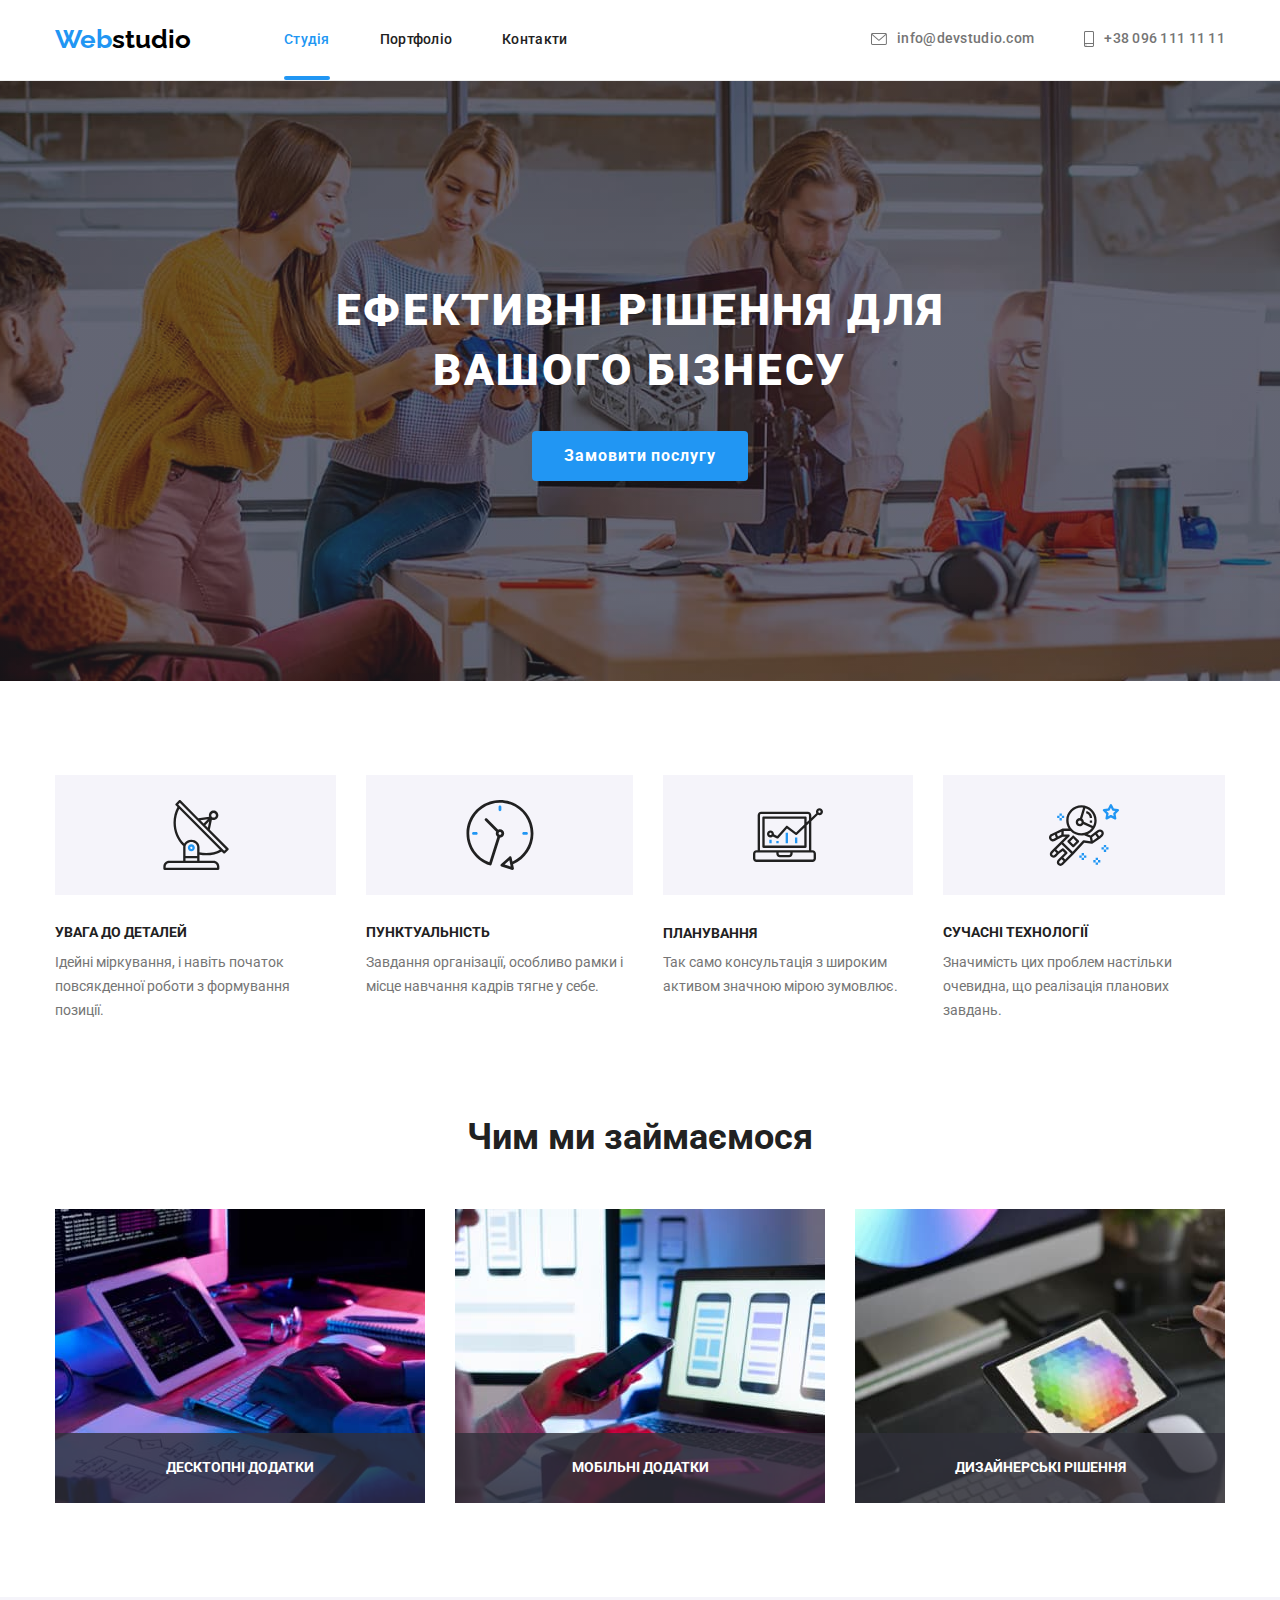
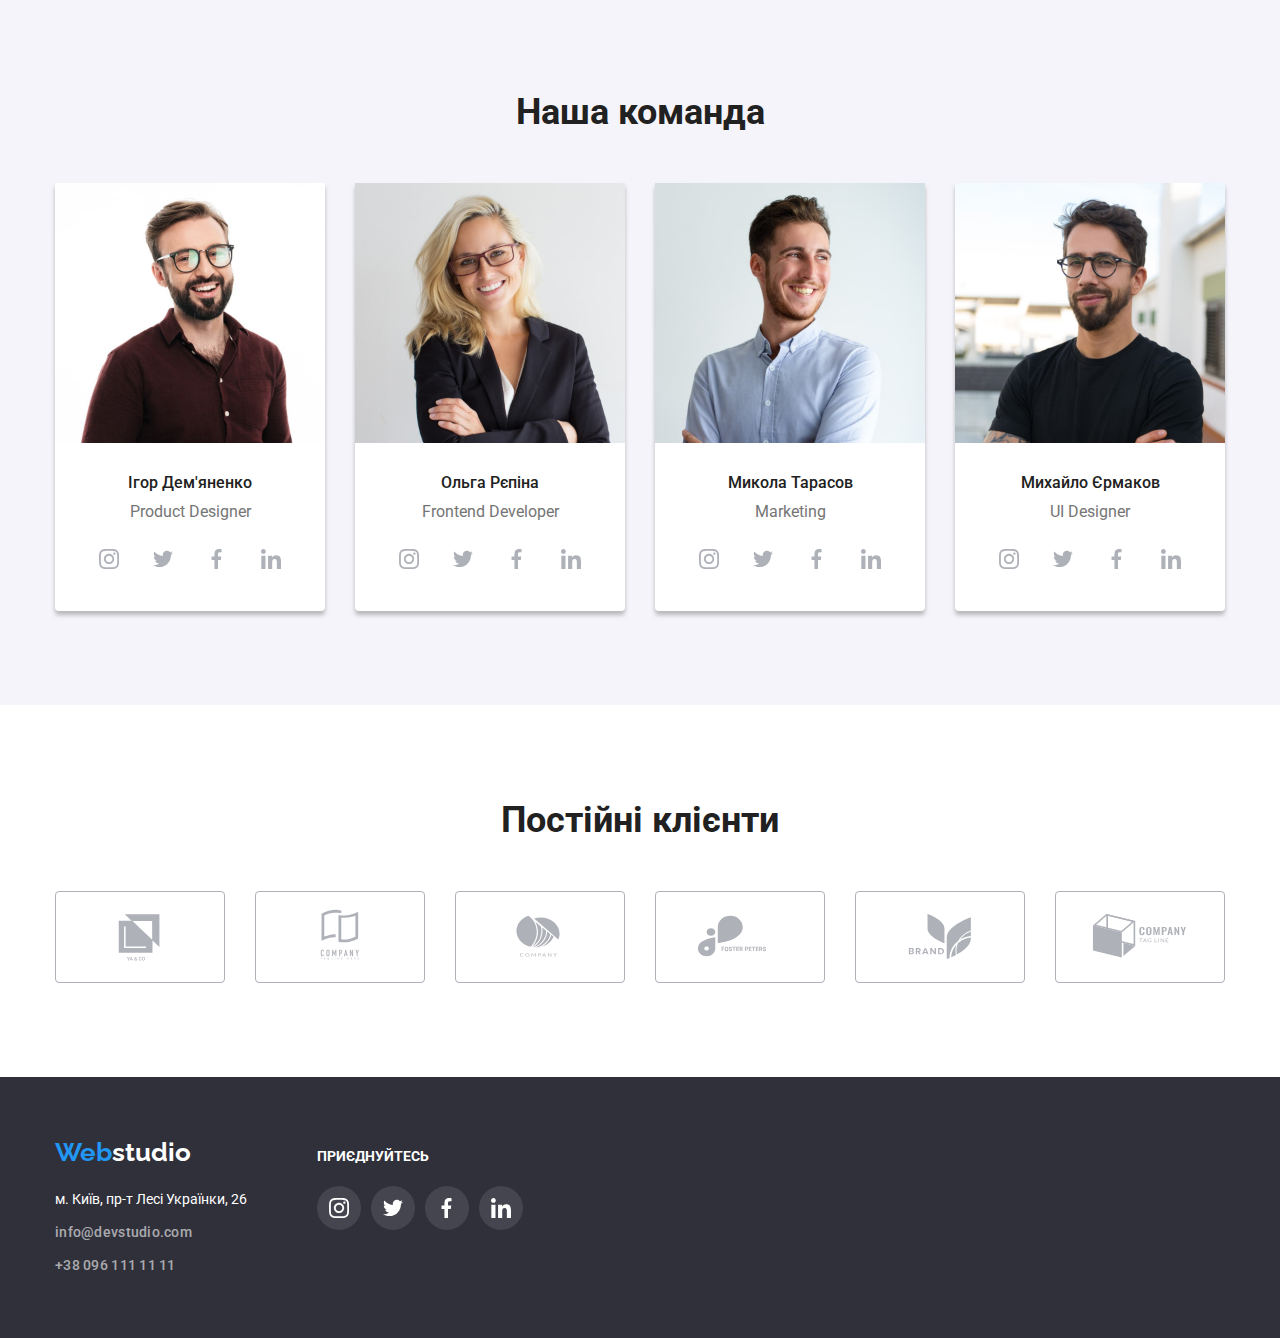
<file: index.html>
<!DOCTYPE html>
<html lang="uk">
  <head>
    <meta charset="UTF-8" />
    <meta http-equiv="X-UA-Compatible" content="IE=edge" />
    <meta name="viewport" content="width=device-width, initial-scale=1.0" />
    <title>Студія</title>
    <link
      rel="stylesheet"
      href="https://cdn.jsdelivr.net/npm/modern-normalize@1.1.0/modern-normalize.min.css"
    />
    <link rel="preconnect" href="https://fonts.googleapis.com" />
    <link rel="preconnect" href="https://fonts.gstatic.com" crossorigin />
    <link
      href="https://fonts.googleapis.com/css2?family=Raleway:wght@700&family=Roboto:wght@400;500;700;900&display=swap"
      rel="stylesheet"
    />
    <link rel="stylesheet" href="./css/styles.css" />
  </head>
  <body>
    <!--Верхня лінія-->
    <header class="top-line">
      <div class="container top-line-container">
        <!--Логотип-->
        <a class="page-logo link" href="./index.html"
          ><span class="accent">Web</span>studio</a
        >
        <!--Навігація-->
        <nav class="page-nav">
          <ul class="menu list">
            <li class="nav-item">
              <a class="menu-link link current" href="./index.html">Студія</a>
            </li>
            <li class="nav-item">
              <a class="menu-link link" href="./portfolio.html">Портфоліо</a>
            </li>
            <li class="nav-item">
              <a class="menu-link link" href="#">Контакти</a>
            </li>
          </ul>
        </nav>
        <!--Контакти-->
        <ul class="contact-menu list">
          <li class="nav-item contact-list ">
            
            <a class="mail link-icon link" href="mailto:info@devstudio.com"
              ><svg
              lang="en"
              aria-label="mail icon"
              class="contact-icon"
              width="16"
              height="12"
            >
              <use href="./images/icons.svg#icon-mail"></use>
            </svg>
              info@devstudio.com</a
            >
          </li>
          <li class="nav-item contact-list ">
            
            <a
              class="contact-number link-icon  link"
              href="tel:+380961111111"
              ><svg
              lang="en"
              aria-label="smartphone icon"
              class="contact-icon"
              width="10"
              height="16"
            >
              <use href="./images/icons.svg#icon-smartphone"></use>
            </svg>
              +38 096 111 11 11</a
            >
           
          </li>
        </ul>
      </div>
    </header>
    <!--Основний контент-->
    <main>
      <!--Герой-->
      <section class="main-hero">
        <div class="container main-hero-container">
          <h1 class="main-title">Ефективні рішення для вашого бізнесу</h1>
          <button class="modal-open-btn" type="button" data-modal-open>Замовити послугу</button>
        </div>
      </section>
      <!--Особливості-->
      <section class="feature-section section">
        <div class="container feature-container">
          <h2 class="visually-hidden">Наші особливості</h2>
          <ul class="list feature-list">
            <li class="feature-item icon-antenna">
              <div class="feature-icon">
                <svg
                  aria-label="іконка-логотип"
                  class="logo-img"
                  width="70"
                  height="70"
                >
                  <use href="./images/icons.svg#icon-antenna"></use>
                </svg>
              </div>
              <h3 class="feature-title subtitle">УВАГА ДО ДЕТАЛЕЙ</h3>
              <p class="feature-text">
                Ідейні міркування, і навіть початок повсякденної роботи з
                формування позиції.
              </p>
            </li>

            <li class="feature-item icon-clock">
              <div class="feature-icon">
                <svg
                  aria-label="іконка-логотип"
                  class="logo-img"
                  width="70"
                  height="70"
                >
                  <use href="./images/icons.svg#icon-clock"></use>
                </svg>
              </div>
              <h3 class="feature-title subtitle">ПУНКТУАЛЬНІСТЬ</h3>
              <p class="feature-text">
                Завдання організації, особливо рамки і місце навчання кадрів
                тягне у себе.
              </p>
            </li>

            <li class="feature-item icon-diagram">
              <div class="feature-icon">
                <svg
                  aria-label="іконка-логотип"
                  class="logo-img"
                  width="70"
                  height="70"
                >
                  <use href="./images/icons.svg#icon-diagram"></use>
                </svg>
              </div>
              <h3 class="feature-title subtitile">ПЛАНУВАННЯ</h3>
              <p class="feature-text">
                Так само консультація з широким активом значною мірою зумовлює.
              </p>
            </li>

            <li class="feature-item icon-astronaut">
              <div class="feature-icon">
                <svg
                  aria-label="іконка-логотип"
                  class="logo-img"
                  width="70"
                  height="70"
                >
                  <use href="./images/icons.svg#icon-astronaut"></use>
                </svg>
              </div>
              <h3 class="feature-title subtitle">СУЧАСНІ ТЕХНОЛОГІЇ</h3>
              <p class="feature-text">
                Значимість цих проблем настільки очевидна, що реалізація
                планових завдань.
              </p>
            </li>
          </ul>
        </div>
      </section>
      <!--Чим ми займаємося-->
      <section class="work-section section">
        <div class="container">
          <h2 class="title-section title">Чим ми займаємося</h2>
          <ul class="list work-list">
           
            <li class="work-card">
              <img
                src="./images/picture_1.jpg"
                alt="кодування за допомогою планшета і комп'ютера"
                width="370"
                height="295"
              />
              <div class="overlay subtitle">
               <p class="overlay-title">Десктопні додатки</p> 
              </div>
            </li>
            <li class="work-card">
              <img
                src="./images/picture_2.jpg"
                alt="розробка мобільних додатків на ноутбуці "
                width="370"
                height="295"
              />
              <div class="overlay subtitle">
                <p class="overlay-title">Мобільні додатки</p>
              </div>
            </li>
            <li class="work-card">
              <img
                src="./images/picture_3.jpg"
                alt="спектр кольорів на планшеті "
                width="370"
                height="295"
              />
              <div class="overlay subtitle">
                <p class="overlay-title">Дизайнерські рішення</p>
              </div>
            </li>
          </ul>
        </div>
      </section>
      <!--Наша команда-->
      <section class="team-section section">
        <div class="container">
          <h2 class="title-section title">Наша команда</h2>
          <ul class="list team-list">
            <li class="team-item">
              <img
                src="./images/igor_demianenko1.jpg"
                alt="фотографія Ігора Дем'яненка"
                width="270"
                height="260"
              />
              <div class="team-name">
                <h3 class="employee-title desc-card">Ігор Дем'яненко</h3>
                <p class="team-desc desc-card">Product Designer</p>
                <ul class="social-list list">
                  <li class="social-list-item">
                    <a href="" class="social-item-link link">
                      <svg
                        lang="en"
                        aria-label=" instagram icon"
                        class="social-list-icon"
                        width="20"
                        height="20"
                      >
                        <use href="./images/icons.svg#icon-instagram"></use>
                      </svg>
                    </a>
                  </li>
                  <li class="social-list-item">
                    <a href="" class="social-item-link">
                      <svg
                        lang="en"
                        aria-label=" twitter icon"
                        class="social-list-icon"
                        width="20"
                        height="20"
                      >
                        <use href="./images/icons.svg#icon-twitter"></use>
                      </svg>
                    </a>
                  </li>
                  <li class="social-list-item">
                    <a href="" class="social-item-link">
                      <svg
                        lang="en"
                        aria-label=" facebook icon"
                        class="social-list-icon"
                        width="20"
                        height="20"
                      >
                        <use href="./images/icons.svg#icon-facebook"></use>
                      </svg>
                    </a>
                  </li>
                  <li class="social-list-item">
                    <a href="" class="social-item-link">
                      <svg
                        lang="en"
                        aria-label="linkedin icon"
                        class="social-list-icon"
                        width="20"
                        height="20"
                      >
                        <use href="./images/icons.svg#icon-linkedin"></use>
                      </svg>
                    </a>
                  </li>
                </ul>
              </div>
            </li>
            <li class="team-item">
              <img
                src="./images/olga_repina1.jpg"
                alt="фотографія Ольги Рєпіни"
                width="270"
                height="260"
              />
              <div class="team-name">
                <h3 class="employee-title desc-card">Ольга Рєпіна</h3>
                <p class="team-desc desc-card">Frontend Developer</p>
                <ul class="social-list list">
                  <li>
                    <a href="" class="social-item-link link">
                      <svg
                        lang="en"
                        aria-label=" instagram icon"
                        class="social-list-icon"
                        width="20"
                        height="20"
                      >
                        <use href="./images/icons.svg#icon-instagram"></use>
                      </svg>
                    </a>
                  </li>
                  <li>
                    <a href="" class="social-item-link">
                      <svg
                        lang="en"
                        aria-label=" twitter icon"
                        class="social-list-icon"
                        width="20"
                        height="20"
                      >
                        <use href="./images/icons.svg#icon-twitter"></use>
                      </svg>
                    </a>
                  </li>
                  <li>
                    <a href="" class="social-item-link">
                      <svg
                        lang="en"
                        aria-label=" facebook icon"
                        class="social-list-icon"
                        width="20"
                        height="20"
                      >
                        <use href="./images/icons.svg#icon-facebook"></use>
                      </svg>
                    </a>
                  </li>
                  <li>
                    <a href="" class="social-item-link">
                      <svg
                        lang="en"
                        aria-label="linkedin icon"
                        class="social-list-icon"
                        width="20"
                        height="20"
                      >
                        <use href="./images/icons.svg#icon-linkedin"></use>
                      </svg>
                    </a>
                  </li>
                </ul>
              </div>
            </li>

            <li class="team-item">
              <img
                src="./images/mykola_tarasov1.jpg"
                alt="фотографія Миколи Тарасова"
                width="270"
                height="260"
              />
              <div class="team-name">
                <h3 class="employee-title desc-card">Микола Тарасов</h3>
                <p class="team-desc desc-card">Marketing</p>
                <ul class="social-list list">
                  <li>
                    <a href="" class="social-item-link link">
                      <svg
                        lang="en"
                        aria-label=" instagram icon"
                        class="social-list-icon"
                        width="20"
                        height="20"
                      >
                        <use href="./images/icons.svg#icon-instagram"></use>
                      </svg>
                    </a>
                  </li>
                  <li>
                    <a href="" class="social-item-link">
                      <svg
                        lang="en"
                        aria-label=" twitter icon"
                        class="social-list-icon"
                        width="20"
                        height="20"
                      >
                        <use href="./images/icons.svg#icon-twitter"></use>
                      </svg>
                    </a>
                  </li>
                  <li>
                    <a href="" class="social-item-link">
                      <svg
                        lang="en"
                        aria-label=" facebook icon"
                        class="social-list-icon"
                        width="20"
                        height="20"
                      >
                        <use href="./images/icons.svg#icon-facebook"></use>
                      </svg>
                    </a>
                  </li>
                  <li>
                    <a href="" class="social-item-link">
                      <svg
                        lang="en"
                        aria-label="linkedin icon"
                        class="social-list-icon"
                        width="20"
                        height="20"
                      >
                        <use href="./images/icons.svg#icon-linkedin"></use>
                      </svg>
                    </a>
                  </li>
                </ul>
              </div>
            </li>
            <li class="team-item">
              <img
                src="./images/mykhailo_yermakov1.jpg"
                alt="фотографія Михайла Єрмакова"
                width="270"
                height="260"
              />
              <div class="team-name">
                <h3 class="employee-title desc-card">Михайло Єрмаков</h3>
                <p class="team-desc desc-card">UI Designer</p>
                <ul class="social-list list">
                  <li>
                    <a href="" class="social-item-link link">
                      <svg
                        lang="en"
                        aria-label=" instagram icon"
                        class="social-list-icon"
                        width="20"
                        height="20"
                      >
                        <use href="./images/icons.svg#icon-instagram"></use>
                      </svg>
                    </a>
                  </li>
                  <li>
                    <a href="" class="social-item-link">
                      <svg
                        lang="en"
                        aria-label=" twitter icon"
                        class="social-list-icon"
                        width="20"
                        height="20"
                      >
                        <use href="./images/icons.svg#icon-twitter"></use>
                      </svg>
                    </a>
                  </li>
                  <li>
                    <a href="" class="social-item-link">
                      <svg
                        lang="en"
                        aria-label=" facebook icon"
                        class="social-list-icon"
                        width="20"
                        height="20"
                      >
                        <use href="./images/icons.svg#icon-facebook"></use>
                      </svg>
                    </a>
                  </li>
                  <li>
                    <a href="" class="social-item-link">
                      <svg
                        lang="en"
                        aria-label="linkedin icon"
                        class="social-list-icon"
                        width="20"
                        height="20"
                      >
                        <use href="./images/icons.svg#icon-linkedin"></use>
                      </svg>
                    </a>
                  </li>
                </ul>
              </div>
            </li>
          </ul>
        </div>
      </section>
      <!--Постійні клієнти-->
      <section class="section">
        <div class="container">
          <h2 class="title-section title">Постійні клієнти</h2>
          <ul class="list customer-list">
            <li class="customer-item-list">
              <a href="#" class="link customer-item-link">
                <svg
                  aria-label="логотип компанії"
                  width="106"
                  height="60"
                  class="customer-list-icon"
                >
                  <use href="./images/icons.svg#icon-yago"></use>
                </svg>
              </a>
            </li>
            <li class="customer-item-list">
              <a href="#" class="link customer-item-link">
                <svg
                  aria-label="логотип компанії"
                  width="106"
                  height="60"
                  class="customer-list-icon"
                >
                  <use
                    href="./images/icons.svg#icon-company-tagline-here"
                  ></use>
                </svg>
              </a>
            </li>
            <li class="customer-item-list">
              <a href="#" class="link customer-item-link">
                <svg
                  aria-label="логотип компанії"
                  width="106"
                  height="60"
                  class="customer-list-icon"
                >
                  <use href="./images/icons.svg#icon-company"></use>
                </svg>
              </a>
            </li>
            <li class="customer-item-list">
              <a href="#" class="link customer-item-link">
                <svg
                  aria-label="логотип компанії"
                  width="106"
                  height="60"
                  class="customer-list-icon"
                >
                  <use href="./images/icons.svg#icon-foster-peters"></use>
                </svg>
              </a>
            </li>
            <li class="customer-item-list">
              <a href="#" class="link customer-item-link">
                <svg
                  aria-label="логотип компанії"
                  width="106"
                  height="60"
                  class="customer-list-icon"
                >
                  <use href="./images/icons.svg#icon-brand"></use>
                </svg>
              </a>
            </li>
            <li class="customer-item-list">
              <a href="#" class="link customer-item-link">
                <svg
                  aria-label="логотип компанії"
                  width="106"
                  height="60"
                  class="customer-list-icon"
                >
                  <use href="./images/icons.svg#icon-company-tag-line"></use>
                </svg>
              </a>
            </li>
          </ul>
        </div>
      </section>
    </main>
    <!--Підвал-->
    <footer class="footer-page">
      <div class="container footer-page-container">
        <!--Перший блок-->
        <div class="footer-container footer-address-container">
          <!--Логотип-->
          <a class="logo-footer link" href="./index.html"
            ><span class="accent">Web</span>studio</a
          >
          <!--Адреса і контакти-->
          <address>
            <ul class="list address-list">
              <li class="address-item">
                <a
                  class="link map-address"
                  href="https://goo.gl/maps/CPtrU1FHBa2aNyZL9"
                  target="_blank"
                  rel="noopener noreferrer nofollow"
                  >м. Київ, пр-т Лесі Українки, 26</a
                >
              </li>
              <li class="address-item">
                <a class="mail footer link" href="mailto:info@devstudio.com"
                  >info@devstudio.com</a
                >
              </li>
              <li class="address-item">
                <a class="contact-number footer link" href="tel:+380961111111"
                  >+38 096 111 11 11</a
                >
              </li>
            </ul>
          </address>
        </div>
        <!--Другий блок-->
        <div class="footer-social-container">
          <p class="title-footer subtitle">Приєднуйтесь</p>
          <ul class="list footer-social-list">
            <li>
              <a href="#" class="link footer-social-link"
                ><svg
                  lang="en"
                  aria-label="instagram icon"
                  class="footer-social-icon"
                  width="20"
                  height="20"
                >
                  <use href="./images/icons.svg#icon-instagram"></use>
                </svg>
              </a>
            </li>
            <li>
              <a href="#" class="link footer-social-link"
                ><svg
                  lang="en"
                  aria-label="twitter icon"
                  class="footer-social-icon"
                  width="20"
                  height="20"
                >
                  <use href="./images/icons.svg#icon-twitter"></use>
                </svg>
              </a>
            </li>
            <li>
              <a href="#" class="link footer-social-link"
                ><svg
                  lang="en"
                  aria-label="facebook icon"
                  class="footer-social-icon"
                  width="20"
                  height="20"
                >
                  <use href="./images/icons.svg#icon-facebook"></use>
                </svg>
              </a>
            </li>
            <li>
              <a href="#" class="link footer-social-link"
                ><svg
                  lang="en"
                  aria-label="linkedin icon"
                  class="footer-social-icon"
                  width="20"
                  height="20"
                >
                  <use href="./images/icons.svg#icon-linkedin"></use>
                </svg>
              </a>
            </li>
          </ul>
        </div>
      </div>
    </footer>
    <div class="backdrop is-hidden" data-modal>
      <div class="modal">
        <button type="button" class="modal-close-btn" data-modal-close>
          <svg class="modal-close-icon" width="18" height="18">
            <use href="./images/icons.svg#icon-close"></use>
          </svg>
        </button>
    </div>
    </div>
    <script src="./js/modal.js"></script>
  </body>
</html>
</file>
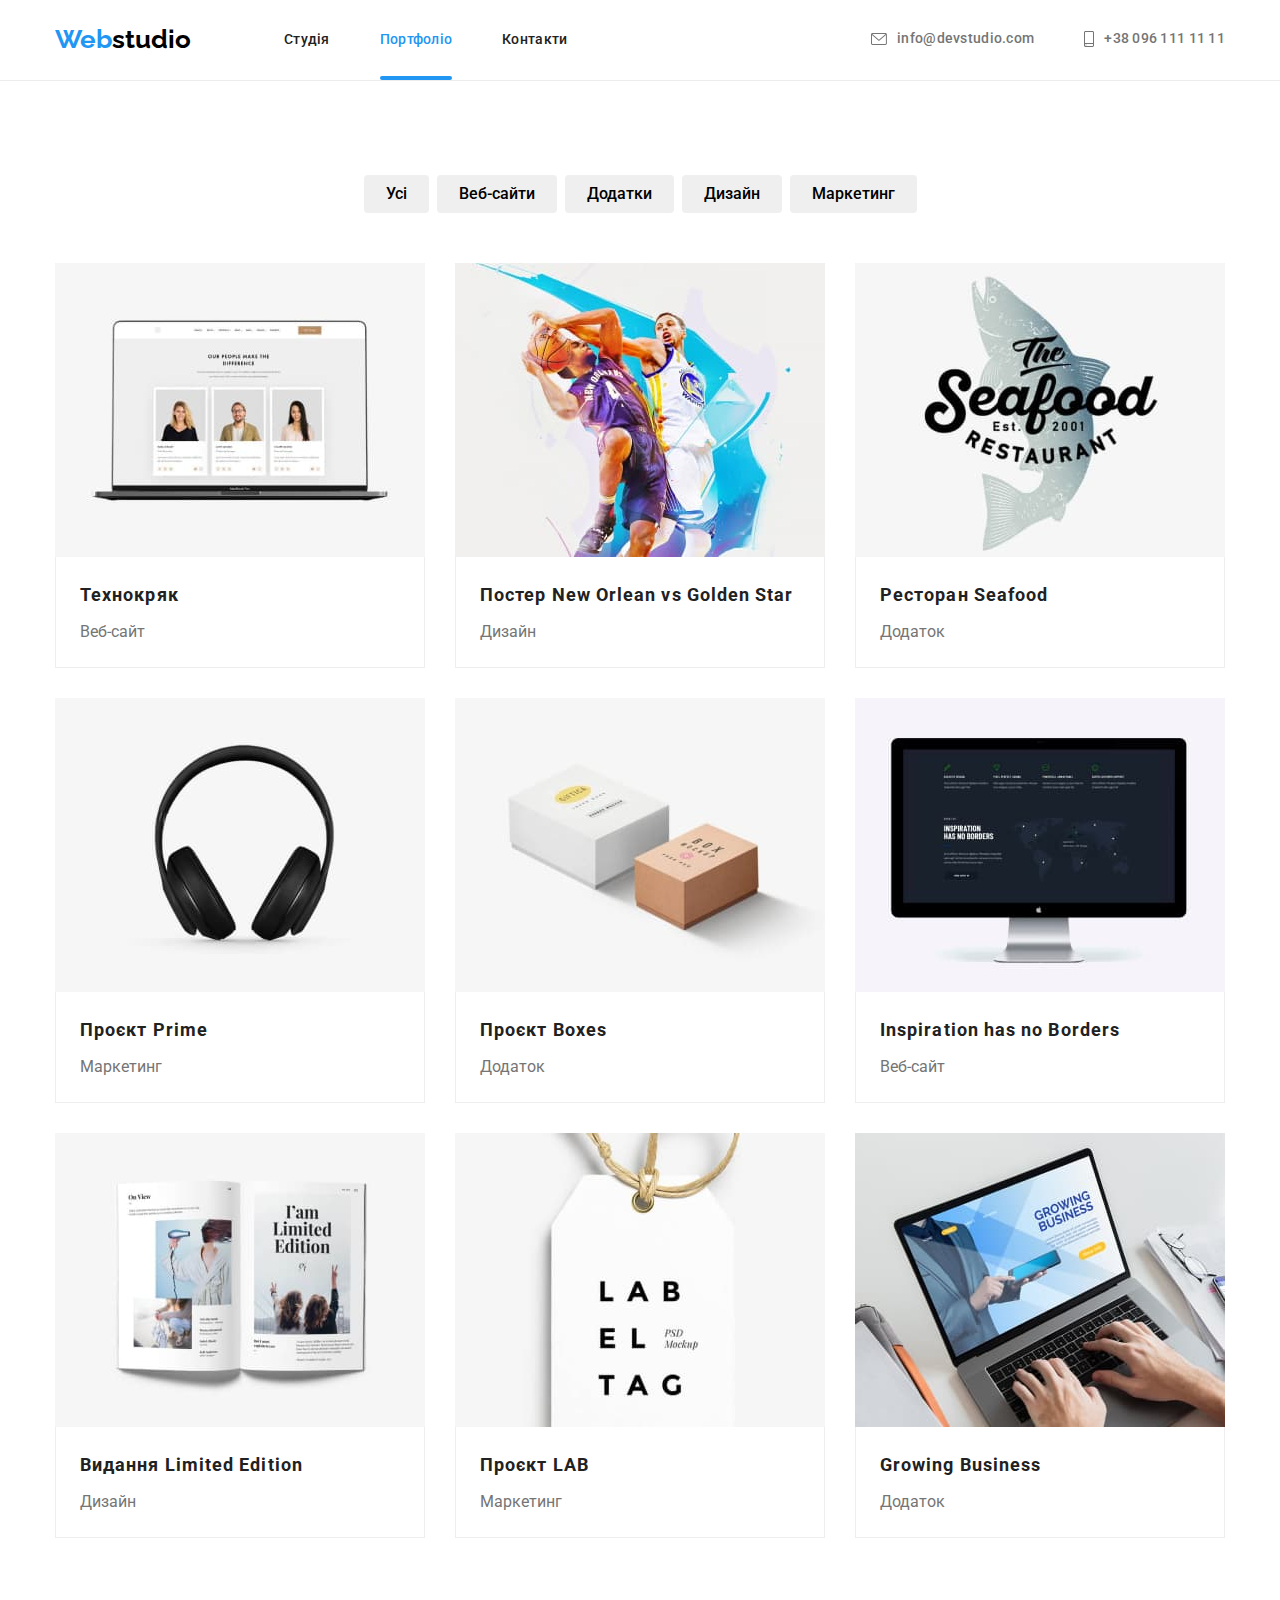
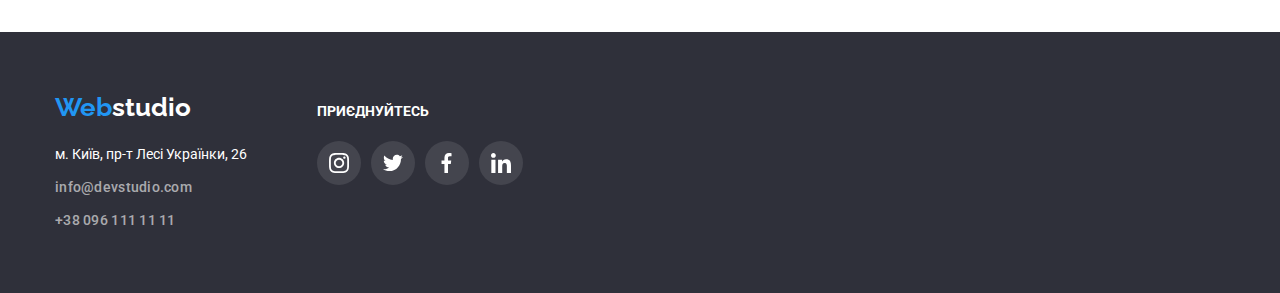
<file: portfolio.html>
<!DOCTYPE html>
<html lang="uk">
  <head>
    <meta charset="UTF-8" />
    <meta http-equiv="X-UA-Compatible" content="IE=edge" />
    <meta name="viewport" content="width=device-width, initial-scale=1.0" />
    <title>Портфоліо</title>
    <link
      rel="stylesheet"
      href="https://cdn.jsdelivr.net/npm/modern-normalize@1.1.0/modern-normalize.min.css"
    />
    <link rel="preconnect" href="https://fonts.googleapis.com" />
    <link rel="preconnect" href="https://fonts.gstatic.com" crossorigin />
    <link
      href="https://fonts.googleapis.com/css2?family=Raleway:wght@700&family=Roboto:wght@400;500;700;900&display=swap"
      rel="stylesheet"
    />
    <link rel="stylesheet" href="./css/styles.css" />
  </head>
  <body>
    <!--Верхня лінія-->
    <header class="top-line">
      <div class="container top-line-container">
        <!--Логотип-->
        <a class="page-logo link" href="./index.html"
          ><span class="accent">Web</span>studio</a
        >
        <!--Навігація-->
        <nav class="page-nav">
          <ul class="menu list">
            <li class="nav-item">
              <a class="menu-link link" href="./index.html">Студія</a>
            </li>
            <li class="nav-item">
              <a class="menu-link link current" href="./portfolio.html"
                >Портфоліо</a
              >
            </li>
            <li class="nav-item">
              <a class="menu-link link" href="#">Контакти</a>
            </li>
          </ul>
        </nav>
        <!--Контакти-->
        <ul class="contact-menu list">
          <li class="nav-item contact-list">
            <a class="mail link-icon link" href="mailto:info@devstudio.com"
              ><svg
                lang="en"
                aria-label="mail icon"
                class="contact-icon"
                width="16"
                height="12"
              >
                <use href="./images/icons.svg#icon-mail"></use>
              </svg>
              info@devstudio.com</a
            >
          </li>
          <li class="nav-item contact-list">
            <a class="contact-number link-icon link" href="tel:+380961111111"
              ><svg
                lang="en"
                aria-label="smartphone icon"
                class="contact-icon"
                width="10"
                height="16"
              >
                <use href="./images/icons.svg#icon-smartphone"></use>
              </svg>
              +38 096 111 11 11</a
            >
          </li>
        </ul>
      </div>
    </header>
    <!--Основний контент-->
    <main class="main-content">
      <section class="section">
        <div class="container">
          <h1 class="visually-hidden">Портфоліо</h1>
          <!--Фільтри-->
          <ul class="list nav-btn-container">
            <li>
              <button class="nav-filter-btn" type="button">Усі</button>
            </li>
            <li>
              <button class="nav-filter-btn" type="button">Веб-сайти</button>
            </li>
            <li>
              <button class="nav-filter-btn" type="button">Додатки</button>
            </li>
            <li>
              <button class="nav-filter-btn" type="button">Дизайн</button>
            </li>
            <li>
              <button class="nav-filter-btn" type="button">Маркетинг</button>
            </li>
          </ul>
          <!--Проєкти-->
          <h2 class="visually-hidden">Проєкти</h2>
          <ul class="list project-list-container">
            <li class="project-list">
              <a href="#" class="project-item-link link">
                <div class="project-img-wrapper">
                  <img
                    src="./images/projects/techokriak.jpg"
                    alt="ноутбук"
                    width="370"
                    height="295"
                  />
                  <p class="overlay-text">
                    Ресурс пропонує комплексні пропозиції з різним рівнем
                    функціоналу та сервісів. Все це дозволить відвідувачу
                    отримати вичерпні відомості про компанію чи приватну особу.
                  </p>
                </div>

                <div class="project-card">
                  <h3 class="project-title">Технокряк</h3>
                  <p class="project-desc">Веб-сайт</p>
                </div>
              </a>
            </li>
            <li class="project-list">
              <a href="#" class="project-item-link link">
                <div class="project-img-wrapper">
                  <img
                    src="./images/projects/poster.jpg"
                    alt="два баскетболіста з м'ячем"
                    width="370"
                    height="295"
                  />
                  <p class="overlay-text">
                    Ресурс пропонує комплексні пропозиції з різним рівнем
                    функціоналу та сервісів. Все це дозволить відвідувачу
                    отримати вичерпні відомості про компанію чи приватну особу.
                  </p>
                </div>

                <div class="project-card">
                  <h3 class="project-title">
                    Постер New Orlean vs Golden Star
                  </h3>
                  <p class="project-desc">Дизайн</p>
                </div>
              </a>
            </li>
            <li class="project-list">
              <a href="#" class="project-item-link link">
                <div class="project-img-wrapper">
                  <img
                    src="./images/projects/seafood.jpg"
                    alt="логотип риба з надписом"
                    width="370"
                    height="295"
                  />
                  <p class="overlay-text">
                    Ресурс пропонує комплексні пропозиції з різним рівнем
                    функціоналу та сервісів. Все це дозволить відвідувачу
                    отримати вичерпні відомості про компанію чи приватну особу.
                  </p>
                </div>

                <div class="project-card">
                  <h3 class="project-title">Ресторан Seafood</h3>
                  <p class="project-desc">Додаток</p>
                </div>
              </a>
            </li>
            <li class="project-list">
              <a href="#" class="project-item-link link">
                <div class="project-img-wrapper">
                  <img
                    src="./images/projects/headphones.jpg"
                    alt="наушники"
                    width="370"
                    height="295"
                  />
                  <p class="overlay-text">
                    Ресурс пропонує комплексні пропозиції з різним рівнем
                    функціоналу та сервісів. Все це дозволить відвідувачу
                    отримати вичерпні відомості про компанію чи приватну особу.
                  </p>
                </div>

                <div class="project-card">
                  <h3 class="project-title">Проєкт Prime</h3>
                  <p class="project-desc">Маркетинг</p>
                </div>
              </a>
            </li>
            <li class="project-list">
              <a href="#" class="project-item-link link">
                <div class="project-img-wrapper">
                  <img
                    src="./images/projects/boxes.jpg"
                    alt="дві коробки"
                    width="370"
                    height="295"
                  />
                  <p class="overlay-text">
                    Ресурс пропонує комплексні пропозиції з різним рівнем
                    функціоналу та сервісів. Все це дозволить відвідувачу
                    отримати вичерпні відомості про компанію чи приватну особу.
                  </p>
                </div>

                <div class="project-card">
                  <h3 class="project-title">Проєкт Boxes</h3>
                  <p class="project-desc">Додаток</p>
                </div></a
              >
            </li>
            <li class="project-list">
              <a href="#" class="project-item-link link">
                <div class="project-img-wrapper">
                  <img
                    src="./images/projects/monitor.jpg"
                    alt="монітор"
                    width="370"
                    height="295"
                  />
                  <p class="overlay-text">
                    Ресурс пропонує комплексні пропозиції з різним рівнем
                    функціоналу та сервісів. Все це дозволить відвідувачу
                    отримати вичерпні відомості про компанію чи приватну особу.
                  </p>
                </div>

                <div class="project-card">
                  <h3 class="project-title">Inspiration has no Borders</h3>
                  <p class="project-desc">Веб-сайт</p>
                </div>
              </a>
            </li>
            <li class="project-list">
              <a href="#" class="project-item-link link">
                <div class="project-img-wrapper">
                  <img
                    src="./images/projects/book.jpg"
                    alt=" журнал"
                    width="370"
                    height="295"
                  />
                  <p class="overlay-text">
                    Ресурс пропонує комплексні пропозиції з різним рівнем
                    функціоналу та сервісів. Все це дозволить відвідувачу
                    отримати вичерпні відомості про компанію чи приватну особу.
                  </p>
                </div>

                <div class="project-card">
                  <h3 class="project-title">Видання Limited Edition</h3>
                  <p class="project-desc">Дизайн</p>
                </div>
              </a>
            </li>
            <li class="project-list">
              <a href="#" class="project-item-link link">
                <div class="project-img-wrapper">
                  <img
                    src="./images/projects/label.jpg"
                    alt="бірка"
                    width="370"
                    height="295"
                  />
                  <p class="overlay-text">
                    Ресурс пропонує комплексні пропозиції з різним рівнем
                    функціоналу та сервісів. Все це дозволить відвідувачу
                    отримати вичерпні відомості про компанію чи приватну особу.
                  </p>
                </div>

                <div class="project-card link">
                  <h3 class="project-title">Проєкт LAB</h3>
                  <p class="project-desc">Маркетинг</p>
                </div>
              </a>
            </li>
            <li class="project-list">
              <a href="#" class="project-item-link link">
                <div class="project-img-wrapper">
                  <img
                    src="./images/projects/laptop.jpg"
                    alt="друкування на ноутбуці"
                    width="370"
                    height="295"
                  />
                  <p class="overlay-text">
                    Ресурс пропонує комплексні пропозиції з різним рівнем
                    функціоналу та сервісів. Все це дозволить відвідувачу
                    отримати вичерпні відомості про компанію чи приватну особу.
                  </p>
                </div>

                <div class="project-card">
                  <h3 class="project-title">Growing Business</h3>
                  <p class="project-desc">Додаток</p>
                </div>
              </a>
            </li>
          </ul>
        </div>
      </section>
    </main>
    <!--Підвал-->
    <footer class="footer-page">
      <div class="container footer-page-container">
        <!--Перший блок-->
        <div class="footer-container footer-address-container">
          <!--Логотип-->
          <a class="logo-footer link" href="./index.html"
            ><span class="accent">Web</span>studio</a
          >
          <!--Адреса і контакти-->
          <address>
            <ul class="list address-list">
              <li class="address-item">
                <a
                  class="link map-address"
                  href="https://goo.gl/maps/CPtrU1FHBa2aNyZL9"
                  target="_blank"
                  rel="noopener noreferrer nofollow"
                  >м. Київ, пр-т Лесі Українки, 26</a
                >
              </li>
              <li class="address-item">
                <a class="mail footer link" href="mailto:info@devstudio.com"
                  >info@devstudio.com</a
                >
              </li>
              <li class="address-item">
                <a class="contact-number footer link" href="tel:+380961111111"
                  >+38 096 111 11 11</a
                >
              </li>
            </ul>
          </address>
        </div>
        <!--Другий блок-->
        <div class="footer-social-container">
          <h2 class="title-footer subtitle">Приєднуйтесь</h2>
          <ul class="list footer-social-list">
            <li>
              <a href="#" class="link footer-social-link"
                ><svg
                  lang="en"
                  aria-label="instagram icon"
                  class="footer-social-icon"
                  width="20"
                  height="20"
                >
                  <use href="./images/icons.svg#icon-instagram"></use>
                </svg>
              </a>
            </li>
            <li>
              <a href="#" class="link footer-social-link"
                ><svg
                  lang="en"
                  aria-label="twitter icon"
                  class="footer-social-icon"
                  width="20"
                  height="20"
                >
                  <use href="./images/icons.svg#icon-twitter"></use>
                </svg>
              </a>
            </li>
            <li>
              <a href="#" class="link footer-social-link"
                ><svg
                  lang="en"
                  aria-label="facebook icon"
                  class="footer-social-icon"
                  width="20"
                  height="20"
                >
                  <use href="./images/icons.svg#icon-facebook"></use>
                </svg>
              </a>
            </li>
            <li>
              <a href="#" class="link footer-social-link"
                ><svg
                  lang="en"
                  aria-label="linkedin icon"
                  class="footer-social-icon"
                  width="20"
                  height="20"
                >
                  <use href="./images/icons.svg#icon-linkedin"></use>
                </svg>
              </a>
            </li>
          </ul>
        </div>
      </div>
    </footer>
  </body>
</html>
</file>
<file: css/styles.css>
:root {
  --primary-font: "Roboto", sans-serif;
  --secondary-font: "Raleway", sans-serif;
  --primary-text--color-theme-light: #212121;
  --secondary-text-color-theme-light: #757575;
  --main-text-color-theme-dark: #ffffff;
  --accent-color: #2196f3;
  --primary-background-color: #ffffff;
  --secondary-background-color: #f5f4fa;
  --accent-background-color: #2f303a;
  --light-logo-color: #ffffff;
  --dark-logo-color: #000000;
  --transition-dur-and-func: 250ms cubic-bezier(0.4, 0, 0.2, 1);
}
/* ============Скидання функцій по дефолту===========  */
.link {
  text-decoration: none;
}

.list {
  list-style: none;
}
.visually-hidden {
  position: absolute;
  white-space: nowrap;
  width: 1px;
  height: 1px;
  overflow: hidden;
  border: 0;
  padding: 0;
  clip: rect(0 0 0 0);
  clip-path: inset(50%);
  margin: -1px;
}
.menu-link {
  color: inherit;
}
.feature-title,
.title-footer {
  font-size: inherit;
}
img {
  display: block;
  max-width: 100%;
  height: auto;
}

button {
  cursor: pointer;
}

body {
  font-family: var(--primary-font);
  font-style: normal;
  font-size: 14px;
  letter-spacing: 0.03;
  background-color: var(--primary-background-color);
  color: var(--primary-text--color-theme-light);
}
h1,
h2,
h3,
p {
  margin-top: 0;
  margin-bottom: 0;
}
ul,
ol {
  margin-top: 0;
  margin-bottom: 0;
  padding-left: 0;
}

.section {
  padding-top: 94px;
  padding-bottom: 94px;
}
.container {
  width: 1200px;
  margin-left: auto;
  margin-right: auto;
  padding-left: 15px;
  padding-right: 15px;
}
.title-section {
  font-weight: 700;
  font-size: 36px;
  line-height: 1.17;
  margin-bottom: 50px;
}
.title {
  display: flex;
  justify-content: center;
}
.subtitle {
  font-weight: 700;
  line-height: 1.14;
  text-transform: uppercase;
}
/* ======================ВЕРХНЯ ЛІНІЯ=================== */
.top-line {
  border-bottom: 1px solid #ececec;
  padding-top: 24px;
  padding-bottom: 25px;
}
.top-line-container {
  display: flex;
  align-items: center;
}
/* ====================Логотип========================= */
.page-logo {
  font-family: var(--secondary-font);
  font-weight: 700;
  font-size: 26px;
  line-height: 1.19;
  color: var(--dark-logo-color);
  margin-right: 93px;
}
.accent {
  color: var(--accent-color);
}

/* ====================/Логотип========================= */

/* =======================Навігація====================== */

.page-nav {
  display: flex;
}
.menu {
  column-gap: 50px;
}

.menu,
.contact-menu {
  display: flex;
}

/* =======================/Навігація====================== */

/* =================Посилання===================== */
.menu-link {
  font-weight: 500;
  line-height: 1.14;
  letter-spacing: 0.02em;
  position: relative;
  padding-bottom: 32px;
  transition: color var(--transition-dur-and-func);
}
.menu-link:hover,
.menu-link:focus {
  color: var(--accent-color);
}

.menu-link.current::after {
  content: "";
  position: absolute;
  left: 0;
  bottom: 0;

  display: block;
  width: 100%;
  height: 4px;
  margin-bottom: -1px;
  border-radius: 2px;
  background-color: var(--accent-color);
}

.contact-menu {
  margin-left: auto;
}

.menu .link.current {
  color: var(--accent-color);
}
/* =================/Посилання===================== */

/* =================Контакти================== */
.mail {
  font-weight: 500;
  line-height: 1.14;
  letter-spacing: 0.02em;
  color: var(--secondary-text-color-theme-light);
  margin-right: 50px;
  transition: color var(--transition-dur-and-func);
}

.contact-number {
  font-weight: 500;
  line-height: 1.14;
  letter-spacing: 0.02em;
  color: var(--secondary-text-color-theme-light);
  transition: color var(--transition-dur-and-func);
}

.mail:hover,
.mail:focus {
  color: var(--accent-color);
}
.contact-list {
  display: flex;
  align-items: center;
}
.link-icon {
  display: flex;
  align-items: center;
  padding-top: 1px;
  padding-bottom: 1px;
}
.contact-icon {
  fill: currentColor;
  margin-right: 10px;
}

.link-icon:hover .contact-icon,
.link-icon:focus .contact-icon {
  fill: var(--accent-color);
}
.contact-number:hover,
.contact-number:focus {
  color: var(--accent-color);
}
/* =================/Контакти================== */

/* ======================/ВЕРХНЯ ЛІНІЯ=================== */

/* =====================ОСНОВНИЙ КОНТЕНТ======================== */

/*=================== Герой===================== */
.main-hero-container {
  text-align: center;
}

.main-hero {
  padding-top: 200px;
  padding-bottom: 200px;
  max-width: 1600px;
  margin-left: auto;
  margin-right: auto;
  background-color: #c4c4c4;
  background-image: linear-gradient(
      rgba(47, 48, 58, 0.4),
      rgba(47, 48, 58, 0.4)
    ),
    url("../images/hero-img.jpg");
  background-repeat: no-repeat;
  background-size: cover;
  background-position: center;
}
.main-title {
  font-weight: 900;
  font-size: 44px;
  line-height: 1.36;
  letter-spacing: 0.06em;
  text-transform: uppercase;
  color: var(--main-text-color-theme-dark);

  width: 696px;

  margin-left: auto;
  margin-right: auto;
  margin-bottom: 30px;
}
/*=================== /Герой===================== */

/* ================Кнопки===================== */

.modal-open-btn {
  display: inline-block;
  font-weight: 700;
  font-size: 16px;
  line-height: 1.88;
  letter-spacing: 0.06em;
  color: var(--main-text-color-theme-dark);
  background: var(--accent-color);

  padding-top: 10px;
  padding-right: 32px;
  padding-bottom: 10px;
  padding-left: 32px;
  border: transparent;
  border-radius: 4px;
  margin-left: auto;
  margin-right: auto;
  transition: background-color var(--transition-dur-and-func),
    box-shadov var(--transition-dur-and-func);
}

.modal-open-btn:hover,
.modal-open-btn:focus {
  background: #188ce8;
  box-shadow: 0px 4px 4px rgba(0, 0, 0, 0.15);
}
.nav-filter-btn {
  font-weight: 500;
  font-size: 16px;
  line-height: 1.62;
  border-radius: 4px;
  border: transparent;
  padding-top: 6px;
  padding-right: 22px;
  padding-bottom: 6px;
  padding-left: 22px;
  transition: color var(--transition-dur-and-func),
    background  var(--transition-dur-and-func),
    box-shadow var(--transition-dur-and-func);
}
.nav-filter-btn:hover,
.nav-filter-btn:focus {
  color: var(--main-text-color-theme-dark);
  background: var(--accent-color);
  box-shadow: 0px 3px 1px rgba(0, 0, 0, 0.1), 0px 1px 2px rgba(0, 0, 0, 0.08),
    0px 2px 2px rgba(0, 0, 0, 0.12);
}
/* ==========================/Кнопки===================== */

/*======================== Особливості====================*/

.feature-container {
  display: flex;
}
.feature-list {
  display: flex;
  gap: 30px;
  padding: 0;
}
.feature-item {
  flex-basis: calc((100%-90) / 4);
}
.feature-icon {
  display: flex;
  justify-content: center;
  align-items: center;
  height: 120px;
  margin-bottom: 30px;
  background-color: var(--secondary-background-color);
}

.feature-title {
  margin-bottom: 10px;
}

.feature-text {
  line-height: 1.71;
  color: var(--secondary-text-color-theme-light);
}
/*======================== /Особливості====================*/

/* ==========Чим ми займаємось======== */

.work-section {
  padding-top: 0;
}
.work-list {
  display: flex;
  flex-wrap: wrap;
  column-gap: 30px;
}
.work-card {
  position: relative;
}
.overlay {
  position: absolute;
  left: 0;
  bottom: 0;
  color: #ffffff;
  width: 100%;
  height: 70px;
  background-color: rgba(47, 48, 58, 0.8);
}
.overlay-title {
  position: absolute;
  left: 50%;
  top: 50%;
  transform: translate(-50%, -50%);
}
/* ===============/Чим ми займаємось======== */

/*============= Наша команда============ */
.team-section {
  background-color: var(--secondary-background-color);
}
.team-list {
  display: flex;
  gap: 30px;
}

.team-item {
  flex-basis: calc((100% - 90px) / 4);
  background-color: var(--primary-background-color);
  border-radius: 0px 0px 4px 4px;
  box-shadow: 0px 4px 4px 0px rgba(0, 0, 0, 0.25);
}
.team-name {
  padding-top: 30px;
  padding-bottom: 30px;
}

.employee-title {
  font-weight: 500;
  font-size: 16px;
  line-height: 1.19;
  margin-bottom: 10px;
}
.team-desc {
  font-size: 16px;
  line-height: 1.19;
  color: var(--secondary-text-color-theme-light);
  margin-bottom: 16px;
}
.desc-card {
  text-align: center;
}
/* Посилання на соц мережі */
.social-list {
  display: flex;
  justify-content: center;
  column-gap: 10px;
}
.social-item-link {
  display: flex;
  align-items: center;
  justify-content: center;
  width: 44px;
  height: 44px;
  border-radius: 50%;
  transition: background-color var(--transition-dur-and-func);
}
.social-list-icon {
  fill: #afb1b8;
  transition: fill var(--transition-dur-and-func);
}
.social-item-link:hover,
.social-item-link:focus {
  background-color: var(--accent-color);
}
.social-item-link:hover .social-list-icon,
.social-item-link:focus .social-list-icon {
  fill: #ffffff;
}
/*====================== /Наша команда=============== */

/* =================Постійні клієнти================= */
.customer-list {
  display: flex;
  justify-content: center;
  column-gap: 30px;
}

.customer-item-link {
  display: flex;
  align-items: center;
  justify-content: center;
  width: 170px;
  height: 92px;
  border: 1px solid #afb1b8;
  border-radius: 4px;
  transition: border var(--transition-dur-and-func);
}
.customer-list-icon {
  fill: #afb1b8;
  transition: fill var(--transition-dur-and-func);
}
.customer-item-link:hover,
.customer-item-link:focus {
  border: 1px solid var(--accent-color);
}
.customer-item-link:hover .customer-list-icon,
.customer-item-link:focus .customer-list-icon {
  fill: var(--accent-color);
}
/* =================/Постійні клієнти================= */

/* =====================/ОСНОВНИЙ КОНТЕНТ======================== */

/* =====================ПІДВАЛ======================= */
.footer-page {
  padding-top: 60px;
  padding-bottom: 60px;
  background-color: var(--accent-background-color);
}
.footer-page-container {
  display: flex;
  align-items: baseline;
}
/* ============Перший блок============= */
.footer-container {
  display: flex;
}
/*================ Логотип футера================= */
.footer-address-container {
  display: flex;
  flex-direction: column;
  margin-right: 70px;
}

.logo-footer {
  font-family: var(--secondary-font);
  font-weight: 700;
  font-size: 26px;
  line-height: 1.19;
  color: var(--light-logo-color);
  margin-bottom: 20px;
}
/*================/ Логотип футера================= */

/* ===============Адреса====================== */

.address-item:not(:last-child) {
  margin-bottom: 9px;
}
.map-address {
  font-style: normal;
  line-height: 1.71;
  color: var(--main-text-color-theme-dark);
}
/* ===============/Адреса====================== */

/* ===============Стилізація посилань==================== */
.footer {
  font-style: normal;
  line-height: 1.71;
  color: rgba(255, 255, 255, 0.6);
}
/* ===============/Стилізація посилань==================== */
/* ========================/Перший блок====================== */

/* ===================Другий блок========================= */
.footer-social-container {
  width: 206px;
}
.title-footer {
  margin-bottom: 21px;
  color: #ffffff;
}
.footer-social-list {
  display: flex;
  justify-content: center;
  column-gap: 10px;
}
.footer-social-link {
  display: flex;
  justify-content: center;
  align-items: center;
  width: 44px;
  height: 44px;
  border-radius: 50%;
  background-color: rgba(255, 255, 255, 0.1);
  transition: background-color var(--transition-dur-and-func);
}

.footer-social-icon {
  fill: #ffffff;
}
.footer-social-link:hover,
.footer-social-link:focus {
  background-color: var(--accent-color);
}
/* =====================/Другий блок============================== */

/* =====================/ПІДВАЛ======================= */

/* ======================Портфоліо проєкт================== */

/* =================Навігаційні кнопки============== */
.nav-btn-container {
  display: flex;
  justify-content: center;
  gap: 8px;
  margin-bottom: 50px;
}
/* =================/Навігаційні кнопки============== */

/* =============Список проєктів==============  */
.project-title {
  font-weight: 700;
  font-size: 18px;
  line-height: 2;
  letter-spacing: 0.06em;
  margin-bottom: 4px;
  color: var(--primary-text--color-theme-light);
}
.project-desc {
  font-size: 16px;
  line-height: 1.88;
  color: var(--secondary-text-color-theme-light);
}
.project-list-container {
  display: flex;
  flex-wrap: wrap;
  gap: 30px;
}
.project-list {
  flex-basis: calc((100% - 60px) / 3);
}
.project-item-link {
  display: block;
  transition: box-shadow var(--transition-dur-and-func);
}
.project-item-link:hover,
.project-item-link:focus {
  box-shadow: 1px 4px 6px 0px rgba(0, 0, 0, 0.16),
    0px 4px 4px 0px rgba(0, 0, 0, 0.06), 0px 1px 1px 0px rgba(0, 0, 0, 0.12);
}
.project-card {
  border-top: 0;
  border-right: 1px solid #eeeeee;
  border-bottom: 1px solid #eeeeee;
  border-left: 1px solid #eeeeee;
  padding-top: 20px;
  padding-right: 24px;
  padding-bottom: 20px;
  padding-left: 24px;
}
.project-img-wrapper {
  position: relative;
  overflow: hidden;
}
.overlay-text {
  position: absolute;
  top: 0;
  left: 0;
  width: 100%;
  height: 100%;
  padding-top: 63px;
  padding-right: 24px;
  padding-bottom: 63px;
  padding-left: 24px;
  font-size: 18px;
  line-height: 1.56;
  color: var(--main-text-color-theme-dark);
  background-color: rgba(33, 150, 243, 0.9);
  transform: translateY(100%);
  transition: transform var(--transition-dur-and-func);
}
.project-item-link:hover .overlay-text,
.project-item-link:focus .overlay-text {
  transform: translateY(0);
}

/* ======================/Список проєктів==============  */
.backdrop{
  position: fixed;
  top: 0;
  left: 0;
  width: 100%;
  height: 100%;
  z-index: 100;
  background-color: rgba(0, 0, 0, 0.2);
  opacity: 1;
  transition: opacity 1000ms ease, visibility 1000ms ease ;
}
.backdrop.is-hidden .modal{
  transform: translate(-50%, -50%) scale(0.5);

}
.backdrop.is-hidden{
  visibility: hidden;
  opacity: 0;
  pointer-events: none;

}
.modal{
  position: absolute;
  top: 50%;
  left: 50%;
  transform: translate(-50%, -50%) scale(1);
  width: 528px;
  height: 581px;
  background-color: #ffffff;
  transform: translate(-50%, -50%) scale(1);
  transition: transform 1500ms ease;
}
.modal-close-btn{
  position: absolute;
  top: 8px;
  right: 8px;
  display: flex;
  align-items: center;
  justify-content: center;
  width: 30px;
  height: 30px;
  background-color: transparent;
  border: 1px solid rgba(0, 0, 0, 0.1);
  border-radius: 50%;
  padding: 0;
}
</file>
